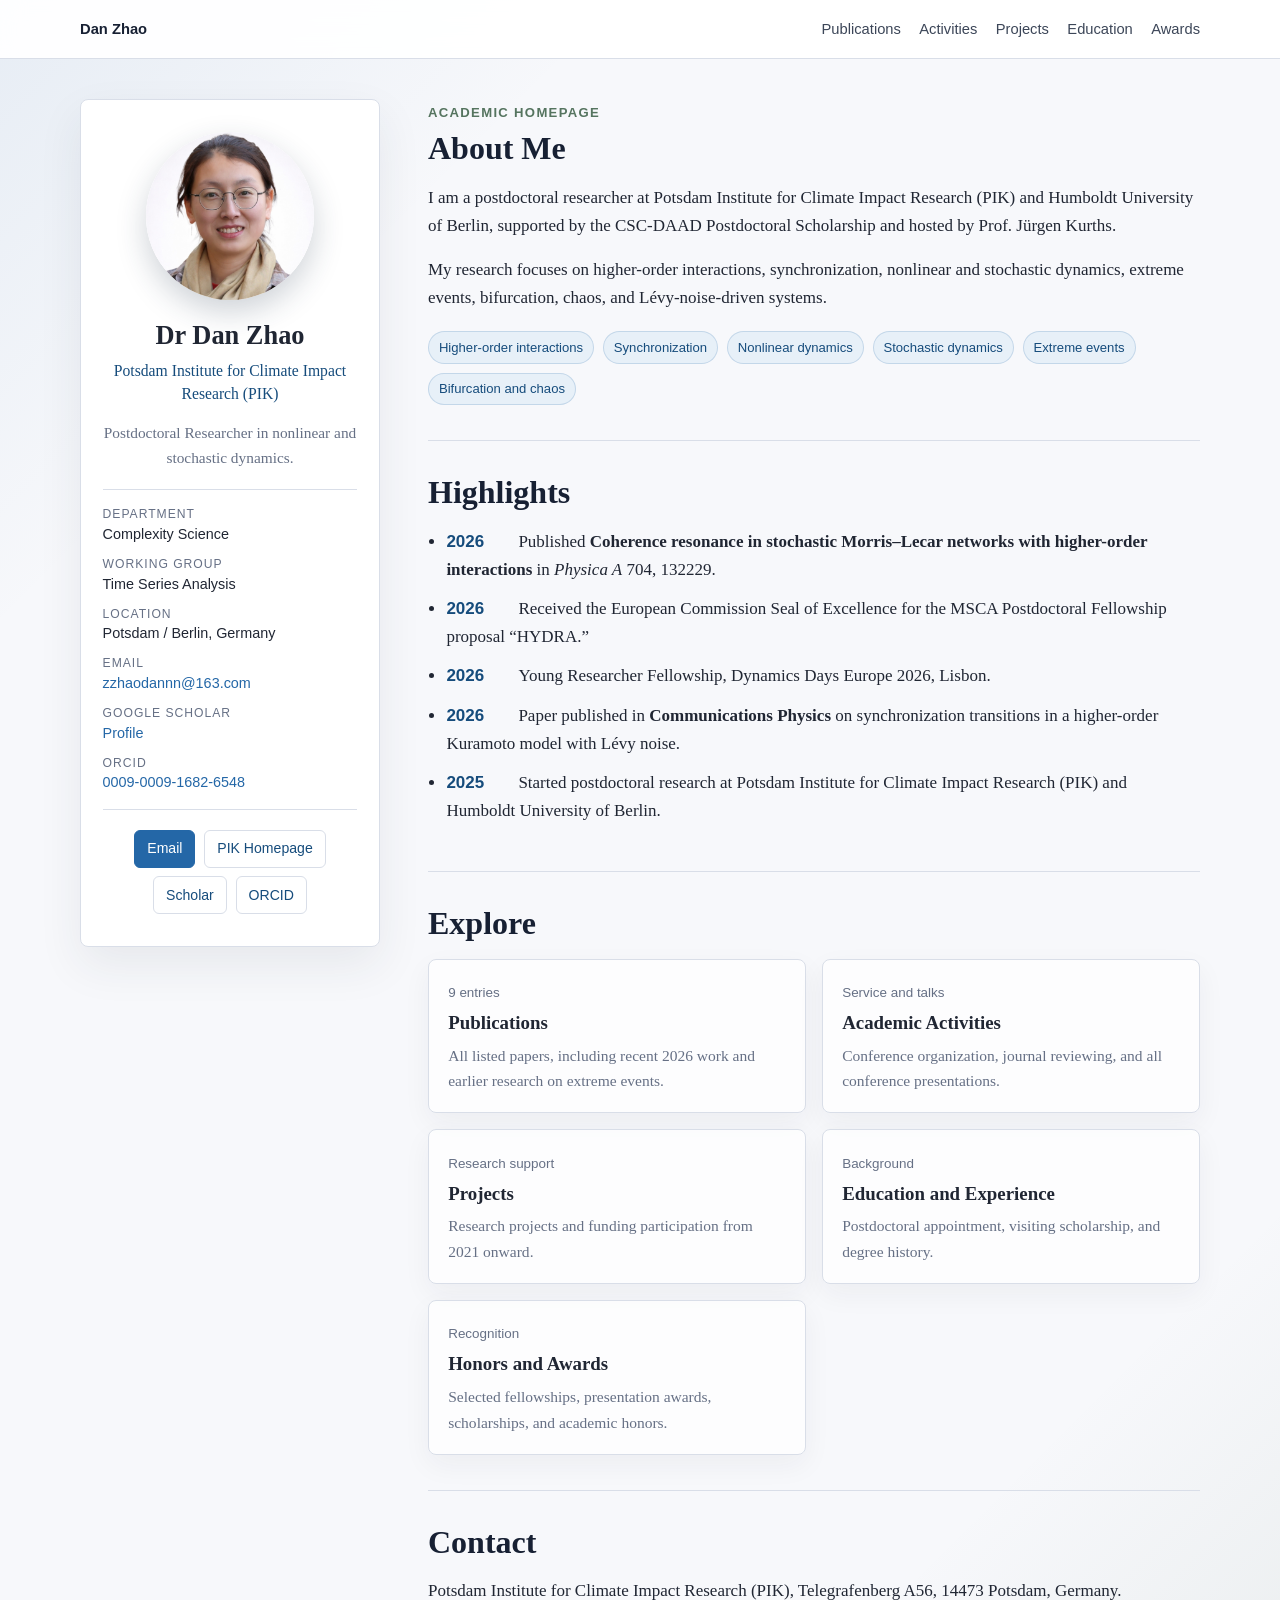
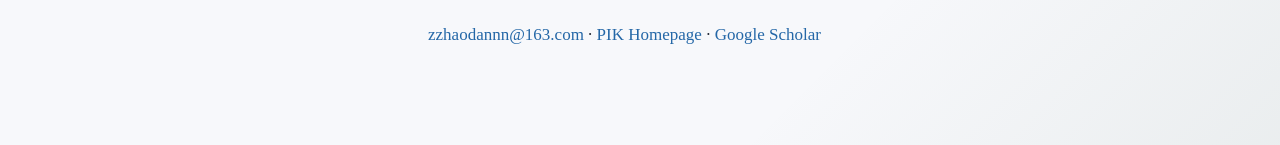
<file: index.html>
<!doctype html>
<html lang="en">
  <head>
    <meta charset="utf-8">
    <meta name="viewport" content="width=device-width, initial-scale=1">
    <title>Dan Zhao - Homepage</title>
    <meta name="description" content="Academic homepage of Dr Dan Zhao, Postdoctoral Researcher at Potsdam Institute for Climate Impact Research (PIK).">
    <!-- Google tag (gtag.js) -->
    <script async src="https://www.googletagmanager.com/gtag/js?id=G-YWG5JBXQRJ"></script>
    <script>
      window.dataLayer = window.dataLayer || [];
      function gtag(){dataLayer.push(arguments);}
      gtag('js', new Date());
      gtag('config', 'G-YWG5JBXQRJ');
    </script>
    <link rel="stylesheet" href="styles.css">
  </head>
  <body>
    <a class="skip-link" href="#main">Skip to content</a>

    <header class="site-header">
      <nav class="top-nav" aria-label="Primary navigation">
        <a class="brand" href="index.html">Dan Zhao</a>
        <a href="publications.html">Publications</a>
        <a href="activities.html">Activities</a>
        <a href="projects.html">Projects</a>
        <a href="education.html">Education</a>
        <a href="awards.html">Awards</a>
      </nav>
    </header>

    <main id="main" class="layout">
      <aside class="profile-card" aria-label="Profile summary">
        <img class="portrait" src="assets/profile-photo.jpg" alt="Portrait of Dan Zhao">
        <h1>Dr Dan Zhao</h1>
        <p class="affiliation">Potsdam Institute for Climate Impact Research (PIK)</p>
        <p class="role">Postdoctoral Researcher in nonlinear and stochastic dynamics.</p>

        <ul class="profile-list">
          <li><span class="marker">Department</span>Complexity Science</li>
          <li><span class="marker">Working Group</span>Time Series Analysis</li>
          <li><span class="marker">Location</span>Potsdam / Berlin, Germany</li>
          <li><span class="marker">Email</span><a href="mailto:zzhaodannn@163.com">zzhaodannn@163.com</a></li>
          <li><span class="marker">Google Scholar</span><a href="https://scholar.google.com/citations?user=maWzg04AAAAJ&amp;hl=en">Profile</a></li>
          <li><span class="marker">ORCID</span><a href="https://orcid.org/0009-0009-1682-6548">0009-0009-1682-6548</a></li>
        </ul>

        <div class="profile-actions">
          <a class="button primary" href="mailto:zzhaodannn@163.com">Email</a>
          <a class="button" href="https://www.pik-potsdam.de/members/danzhao/homepage">PIK Homepage</a>
          <a class="button" href="https://scholar.google.com/citations?user=maWzg04AAAAJ&amp;hl=en">Scholar</a>
          <a class="button" href="https://orcid.org/0009-0009-1682-6548">ORCID</a>
        </div>
      </aside>

      <article class="content">
        <section class="section hero-section">
          <p class="eyebrow">Academic Homepage</p>
          <h2>About Me</h2>
          <p>
            I am a postdoctoral researcher at Potsdam Institute for Climate Impact Research (PIK)
            and Humboldt University of Berlin, supported by the CSC-DAAD Postdoctoral Scholarship
            and hosted by Prof. Jürgen Kurths.
          </p>
          <p>
            My research focuses on higher-order interactions, synchronization, nonlinear and
            stochastic dynamics, extreme events, bifurcation, chaos, and Lévy-noise-driven systems.
          </p>
          <div class="tag-list" aria-label="Research interests">
            <span>Higher-order interactions</span>
            <span>Synchronization</span>
            <span>Nonlinear dynamics</span>
            <span>Stochastic dynamics</span>
            <span>Extreme events</span>
            <span>Bifurcation and chaos</span>
          </div>
        </section>

        <section class="section">
          <h2>Highlights</h2>
          <ul class="timeline">
            <li><time>2026</time><span>Published <strong>Coherence resonance in stochastic Morris–Lecar networks with higher-order interactions</strong> in <em>Physica A</em> 704, 132229.</span></li>
            <li><time>2026</time><span>Received the European Commission Seal of Excellence for the MSCA Postdoctoral Fellowship proposal “HYDRA.”</span></li>
            <li><time>2026</time><span>Young Researcher Fellowship, Dynamics Days Europe 2026, Lisbon.</span></li>
            <li><time>2026</time><span>Paper published in <strong>Communications Physics</strong> on synchronization transitions in a higher-order Kuramoto model with Lévy noise.</span></li>
            <li><time>2025</time><span>Started postdoctoral research at Potsdam Institute for Climate Impact Research (PIK) and Humboldt University of Berlin.</span></li>
          </ul>
        </section>

        <section class="section">
          <h2>Explore</h2>
          <div class="module-grid">
            <a class="module-card" href="publications.html">
              <span class="module-kicker">9 entries</span>
              <h3>Publications</h3>
              <p>All listed papers, including recent 2026 work and earlier research on extreme events.</p>
            </a>
            <a class="module-card" href="activities.html">
              <span class="module-kicker">Service and talks</span>
              <h3>Academic Activities</h3>
              <p>Conference organization, journal reviewing, and all conference presentations.</p>
            </a>
            <a class="module-card" href="projects.html">
              <span class="module-kicker">Research support</span>
              <h3>Projects</h3>
              <p>Research projects and funding participation from 2021 onward.</p>
            </a>
            <a class="module-card" href="education.html">
              <span class="module-kicker">Background</span>
              <h3>Education and Experience</h3>
              <p>Postdoctoral appointment, visiting scholarship, and degree history.</p>
            </a>
            <a class="module-card" href="awards.html">
              <span class="module-kicker">Recognition</span>
              <h3>Honors and Awards</h3>
              <p>Selected fellowships, presentation awards, scholarships, and academic honors.</p>
            </a>
          </div>
        </section>

        <section class="section contact-section">
          <h2>Contact</h2>
          <p>
            Potsdam Institute for Climate Impact Research (PIK), Telegrafenberg A56,
            14473 Potsdam, Germany.
          </p>
          <p>
            <a href="mailto:zzhaodannn@163.com">zzhaodannn@163.com</a>
            <span aria-hidden="true"> · </span>
            <a href="https://www.pik-potsdam.de/members/danzhao/homepage">PIK Homepage</a>
            <span aria-hidden="true"> · </span>
            <a href="https://scholar.google.com/citations?user=maWzg04AAAAJ&amp;hl=en">Google Scholar</a>
          </p>
        </section>
      </article>
    </main>
  </body>
</html>
</file>
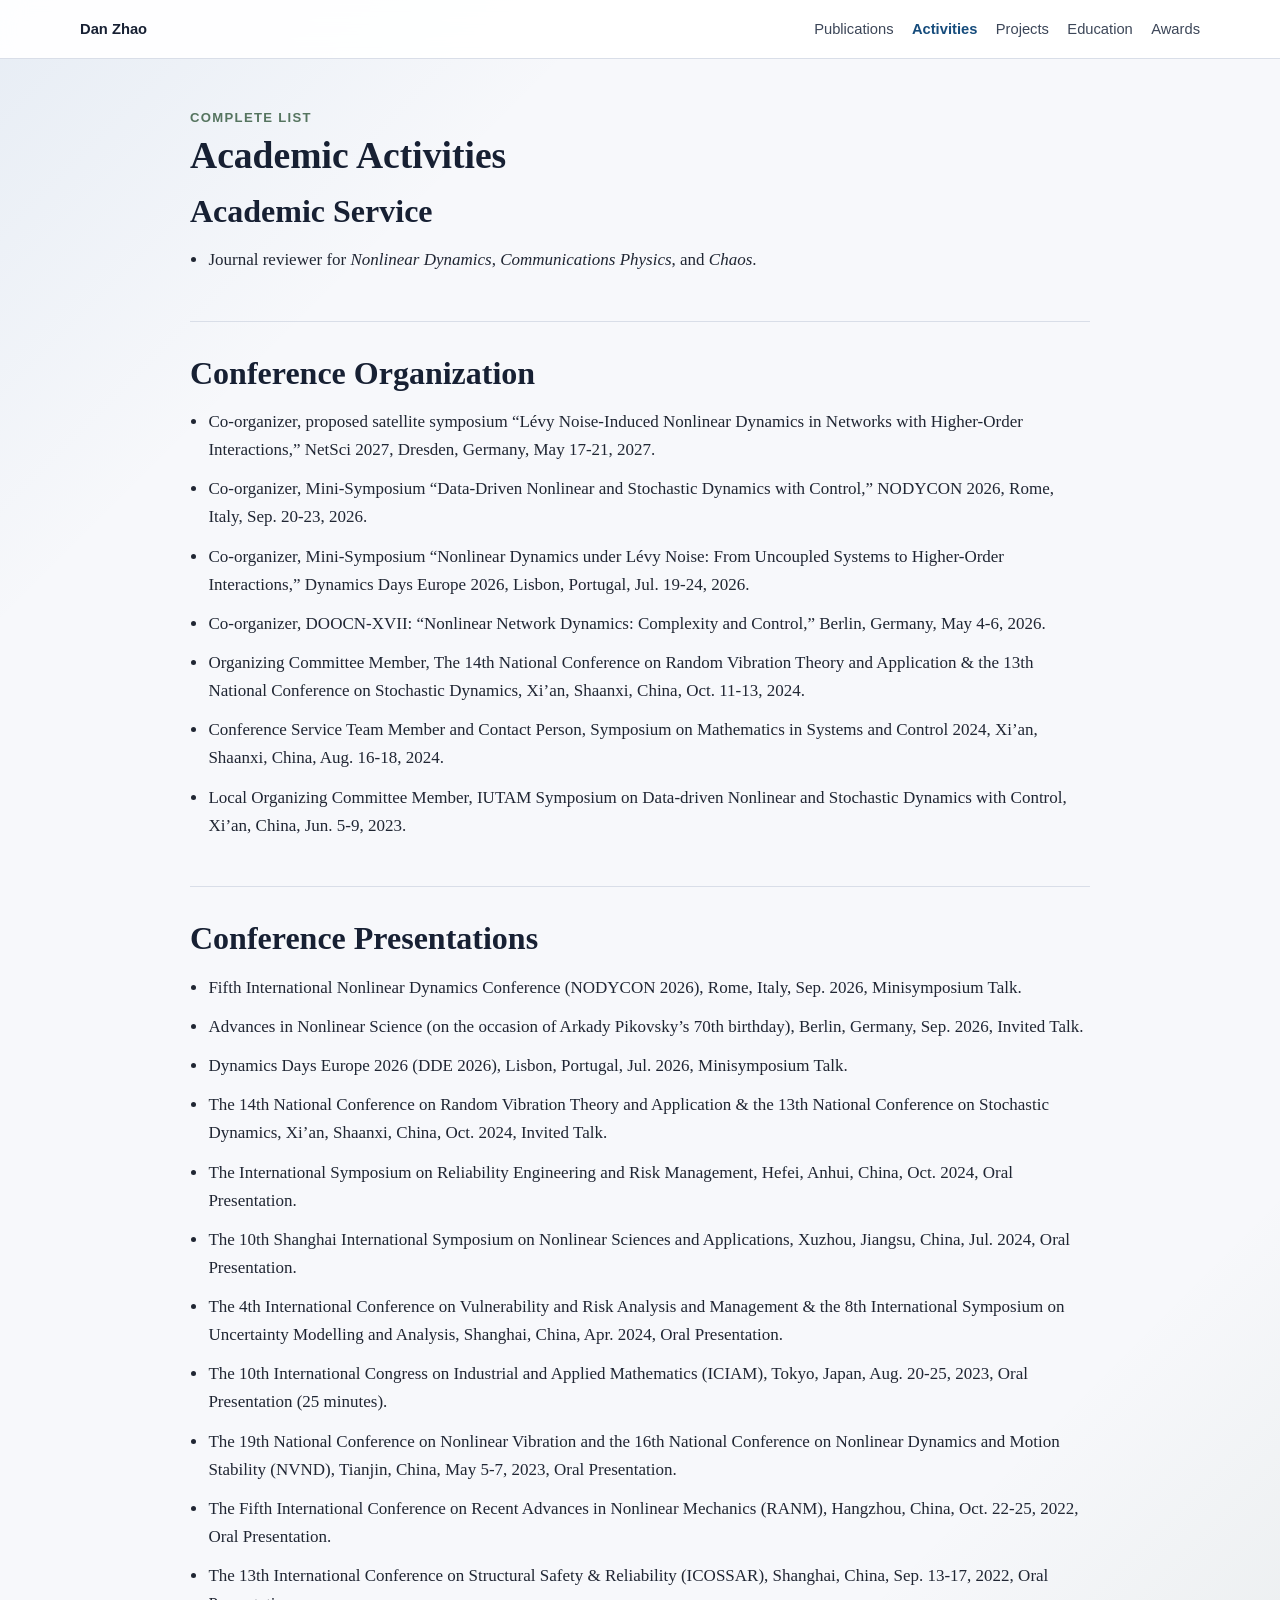
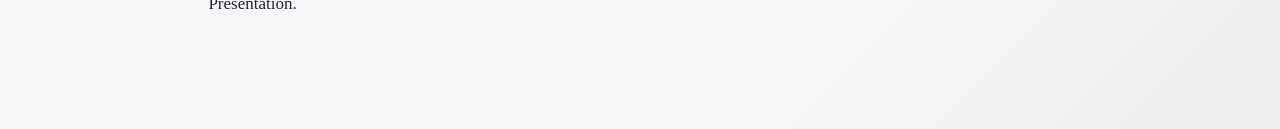
<file: activities.html>
<!doctype html>
<html lang="en">
  <head>
    <meta charset="utf-8">
    <meta name="viewport" content="width=device-width, initial-scale=1">
    <title>Academic Activities - Dan Zhao</title>
    <!-- Google tag (gtag.js) -->
    <script async src="https://www.googletagmanager.com/gtag/js?id=G-YWG5JBXQRJ"></script>
    <script>
      window.dataLayer = window.dataLayer || [];
      function gtag(){dataLayer.push(arguments);}
      gtag('js', new Date());
      gtag('config', 'G-YWG5JBXQRJ');
    </script>
    <link rel="stylesheet" href="styles.css">
  </head>
  <body>
    <header class="site-header">
      <nav class="top-nav" aria-label="Primary navigation">
        <a class="brand" href="index.html">Dan Zhao</a>
        <a href="publications.html">Publications</a>
        <a aria-current="page" href="activities.html">Activities</a>
        <a href="projects.html">Projects</a>
        <a href="education.html">Education</a>
        <a href="awards.html">Awards</a>
      </nav>
    </header>

    <main class="detail-page">
      <p class="eyebrow">Complete List</p>
      <h1>Academic Activities</h1>

      <section class="section">
        <h2>Academic Service</h2>
        <ul class="compact-list">
          <li>Journal reviewer for <em>Nonlinear Dynamics</em>, <em>Communications Physics</em>, and <em>Chaos</em>.</li>
        </ul>
      </section>

      <section class="section">
        <h2>Conference Organization</h2>
        <ul class="compact-list">
          <li>Co-organizer, proposed satellite symposium “Lévy Noise-Induced Nonlinear Dynamics in Networks with Higher-Order Interactions,” NetSci 2027, Dresden, Germany, May 17-21, 2027.</li>
          <li>Co-organizer, Mini-Symposium “Data-Driven Nonlinear and Stochastic Dynamics with Control,” NODYCON 2026, Rome, Italy, Sep. 20-23, 2026.</li>
          <li>Co-organizer, Mini-Symposium “Nonlinear Dynamics under Lévy Noise: From Uncoupled Systems to Higher-Order Interactions,” Dynamics Days Europe 2026, Lisbon, Portugal, Jul. 19-24, 2026.</li>
          <li>Co-organizer, DOOCN-XVII: “Nonlinear Network Dynamics: Complexity and Control,” Berlin, Germany, May 4-6, 2026.</li>
          <li>Organizing Committee Member, The 14th National Conference on Random Vibration Theory and Application & the 13th National Conference on Stochastic Dynamics, Xi’an, Shaanxi, China, Oct. 11-13, 2024.</li>
          <li>Conference Service Team Member and Contact Person, Symposium on Mathematics in Systems and Control 2024, Xi’an, Shaanxi, China, Aug. 16-18, 2024.</li>
          <li>Local Organizing Committee Member, IUTAM Symposium on Data-driven Nonlinear and Stochastic Dynamics with Control, Xi’an, China, Jun. 5-9, 2023.</li>
        </ul>
      </section>

      <section class="section">
        <h2>Conference Presentations</h2>
        <ul class="compact-list">
          <li>Fifth International Nonlinear Dynamics Conference (NODYCON 2026), Rome, Italy, Sep. 2026, Minisymposium Talk.</li>
          <li>Advances in Nonlinear Science (on the occasion of Arkady Pikovsky’s 70th birthday), Berlin, Germany, Sep. 2026, Invited Talk.</li>
          <li>Dynamics Days Europe 2026 (DDE 2026), Lisbon, Portugal, Jul. 2026, Minisymposium Talk.</li>
          <li>The 14th National Conference on Random Vibration Theory and Application & the 13th National Conference on Stochastic Dynamics, Xi’an, Shaanxi, China, Oct. 2024, Invited Talk.</li>
          <li>The International Symposium on Reliability Engineering and Risk Management, Hefei, Anhui, China, Oct. 2024, Oral Presentation.</li>
          <li>The 10th Shanghai International Symposium on Nonlinear Sciences and Applications, Xuzhou, Jiangsu, China, Jul. 2024, Oral Presentation.</li>
          <li>The 4th International Conference on Vulnerability and Risk Analysis and Management & the 8th International Symposium on Uncertainty Modelling and Analysis, Shanghai, China, Apr. 2024, Oral Presentation.</li>
          <li>The 10th International Congress on Industrial and Applied Mathematics (ICIAM), Tokyo, Japan, Aug. 20-25, 2023, Oral Presentation (25 minutes).</li>
          <li>The 19th National Conference on Nonlinear Vibration and the 16th National Conference on Nonlinear Dynamics and Motion Stability (NVND), Tianjin, China, May 5-7, 2023, Oral Presentation.</li>
          <li>The Fifth International Conference on Recent Advances in Nonlinear Mechanics (RANM), Hangzhou, China, Oct. 22-25, 2022, Oral Presentation.</li>
          <li>The 13th International Conference on Structural Safety & Reliability (ICOSSAR), Shanghai, China, Sep. 13-17, 2022, Oral Presentation.</li>
        </ul>
      </section>
    </main>
  </body>
</html>
</file>
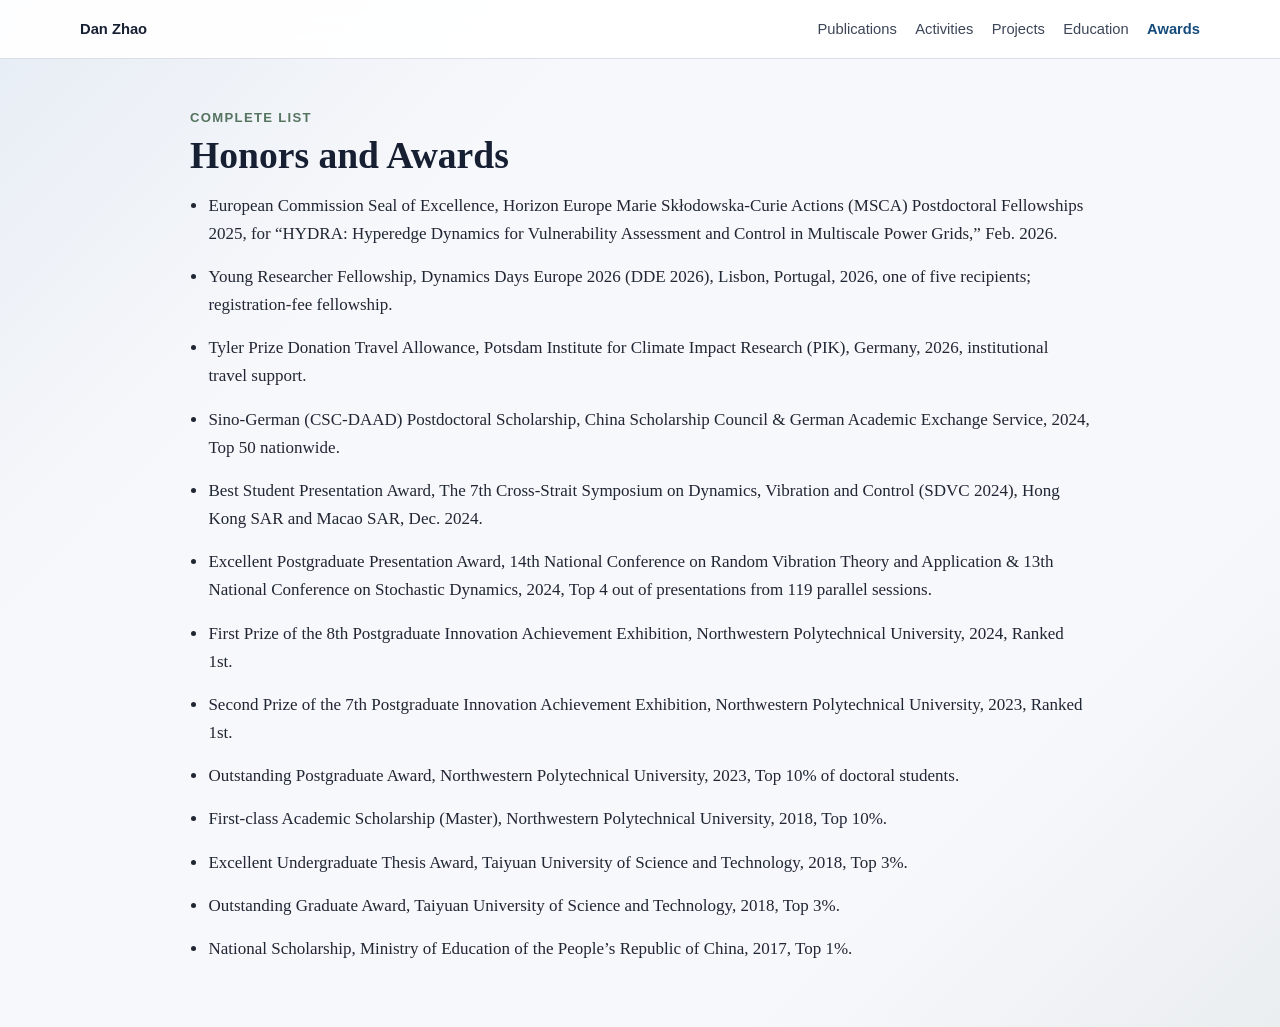
<file: awards.html>
<!doctype html>
<html lang="en">
  <head>
    <meta charset="utf-8">
    <meta name="viewport" content="width=device-width, initial-scale=1">
    <title>Honors and Awards - Dan Zhao</title>
    <!-- Google tag (gtag.js) -->
    <script async src="https://www.googletagmanager.com/gtag/js?id=G-YWG5JBXQRJ"></script>
    <script>
      window.dataLayer = window.dataLayer || [];
      function gtag(){dataLayer.push(arguments);}
      gtag('js', new Date());
      gtag('config', 'G-YWG5JBXQRJ');
    </script>
    <link rel="stylesheet" href="styles.css">
  </head>
  <body>
    <header class="site-header">
      <nav class="top-nav" aria-label="Primary navigation">
        <a class="brand" href="index.html">Dan Zhao</a>
        <a href="publications.html">Publications</a>
        <a href="activities.html">Activities</a>
        <a href="projects.html">Projects</a>
        <a href="education.html">Education</a>
        <a aria-current="page" href="awards.html">Awards</a>
      </nav>
    </header>

    <main class="detail-page">
      <p class="eyebrow">Complete List</p>
      <h1>Honors and Awards</h1>
      <ul class="compact-list large-list">
        <li>European Commission Seal of Excellence, Horizon Europe Marie Skłodowska-Curie Actions (MSCA) Postdoctoral Fellowships 2025, for “HYDRA: Hyperedge Dynamics for Vulnerability Assessment and Control in Multiscale Power Grids,” Feb. 2026.</li>
        <li>Young Researcher Fellowship, Dynamics Days Europe 2026 (DDE 2026), Lisbon, Portugal, 2026, one of five recipients; registration-fee fellowship.</li>
        <li>Tyler Prize Donation Travel Allowance, Potsdam Institute for Climate Impact Research (PIK), Germany, 2026, institutional travel support.</li>
        <li>Sino-German (CSC-DAAD) Postdoctoral Scholarship, China Scholarship Council & German Academic Exchange Service, 2024, Top 50 nationwide.</li>
        <li>Best Student Presentation Award, The 7th Cross-Strait Symposium on Dynamics, Vibration and Control (SDVC 2024), Hong Kong SAR and Macao SAR, Dec. 2024.</li>
        <li>Excellent Postgraduate Presentation Award, 14th National Conference on Random Vibration Theory and Application & 13th National Conference on Stochastic Dynamics, 2024, Top 4 out of presentations from 119 parallel sessions.</li>
        <li>First Prize of the 8th Postgraduate Innovation Achievement Exhibition, Northwestern Polytechnical University, 2024, Ranked 1st.</li>
        <li>Second Prize of the 7th Postgraduate Innovation Achievement Exhibition, Northwestern Polytechnical University, 2023, Ranked 1st.</li>
        <li>Outstanding Postgraduate Award, Northwestern Polytechnical University, 2023, Top 10% of doctoral students.</li>
        <li>First-class Academic Scholarship (Master), Northwestern Polytechnical University, 2018, Top 10%.</li>
        <li>Excellent Undergraduate Thesis Award, Taiyuan University of Science and Technology, 2018, Top 3%.</li>
        <li>Outstanding Graduate Award, Taiyuan University of Science and Technology, 2018, Top 3%.</li>
        <li>National Scholarship, Ministry of Education of the People’s Republic of China, 2017, Top 1%.</li>
      </ul>
    </main>
  </body>
</html>
</file>
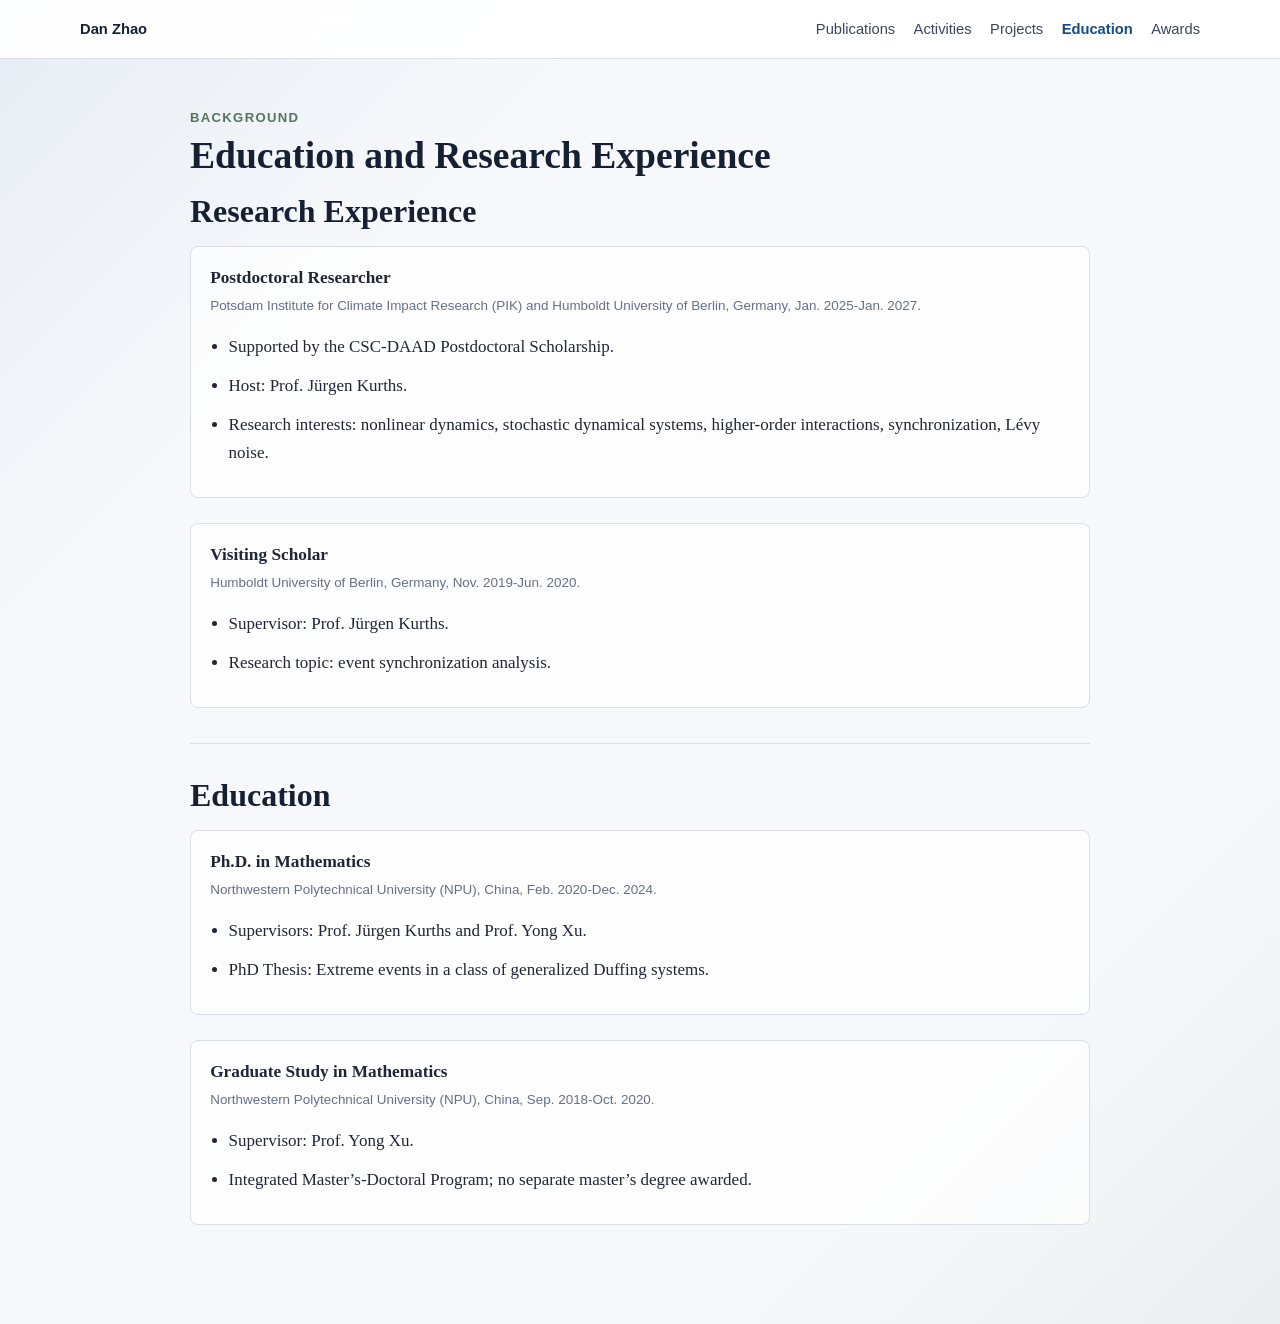
<file: education.html>
<!doctype html>
<html lang="en">
  <head>
    <meta charset="utf-8">
    <meta name="viewport" content="width=device-width, initial-scale=1">
    <title>Education and Experience - Dan Zhao</title>
    <!-- Google tag (gtag.js) -->
    <script async src="https://www.googletagmanager.com/gtag/js?id=G-YWG5JBXQRJ"></script>
    <script>
      window.dataLayer = window.dataLayer || [];
      function gtag(){dataLayer.push(arguments);}
      gtag('js', new Date());
      gtag('config', 'G-YWG5JBXQRJ');
    </script>
    <link rel="stylesheet" href="styles.css">
  </head>
  <body>
    <header class="site-header">
      <nav class="top-nav" aria-label="Primary navigation">
        <a class="brand" href="index.html">Dan Zhao</a>
        <a href="publications.html">Publications</a>
        <a href="activities.html">Activities</a>
        <a href="projects.html">Projects</a>
        <a aria-current="page" href="education.html">Education</a>
        <a href="awards.html">Awards</a>
      </nav>
    </header>

    <main class="detail-page">
      <p class="eyebrow">Background</p>
      <h1>Education and Research Experience</h1>

      <section class="section">
        <h2>Research Experience</h2>
        <div class="entry">
          <h3>Postdoctoral Researcher</h3>
          <p class="meta">Potsdam Institute for Climate Impact Research (PIK) and Humboldt University of Berlin, Germany, Jan. 2025-Jan. 2027.</p>
          <ul class="compact-list">
            <li>Supported by the CSC-DAAD Postdoctoral Scholarship.</li>
            <li>Host: Prof. Jürgen Kurths.</li>
            <li>Research interests: nonlinear dynamics, stochastic dynamical systems, higher-order interactions, synchronization, Lévy noise.</li>
          </ul>
        </div>
        <div class="entry">
          <h3>Visiting Scholar</h3>
          <p class="meta">Humboldt University of Berlin, Germany, Nov. 2019-Jun. 2020.</p>
          <ul class="compact-list">
            <li>Supervisor: Prof. Jürgen Kurths.</li>
            <li>Research topic: event synchronization analysis.</li>
          </ul>
        </div>
      </section>

      <section class="section">
        <h2>Education</h2>
        <div class="entry">
          <h3>Ph.D. in Mathematics</h3>
          <p class="meta">Northwestern Polytechnical University (NPU), China, Feb. 2020-Dec. 2024.</p>
          <ul class="compact-list">
            <li>Supervisors: Prof. Jürgen Kurths and Prof. Yong Xu.</li>
            <li>PhD Thesis: Extreme events in a class of generalized Duffing systems.</li>
          </ul>
        </div>
        <div class="entry">
          <h3>Graduate Study in Mathematics</h3>
          <p class="meta">Northwestern Polytechnical University (NPU), China, Sep. 2018-Oct. 2020.</p>
          <ul class="compact-list">
            <li>Supervisor: Prof. Yong Xu.</li>
            <li>Integrated Master’s-Doctoral Program; no separate master’s degree awarded.</li>
          </ul>
        </div>
      </section>
    </main>
  </body>
</html>
</file>
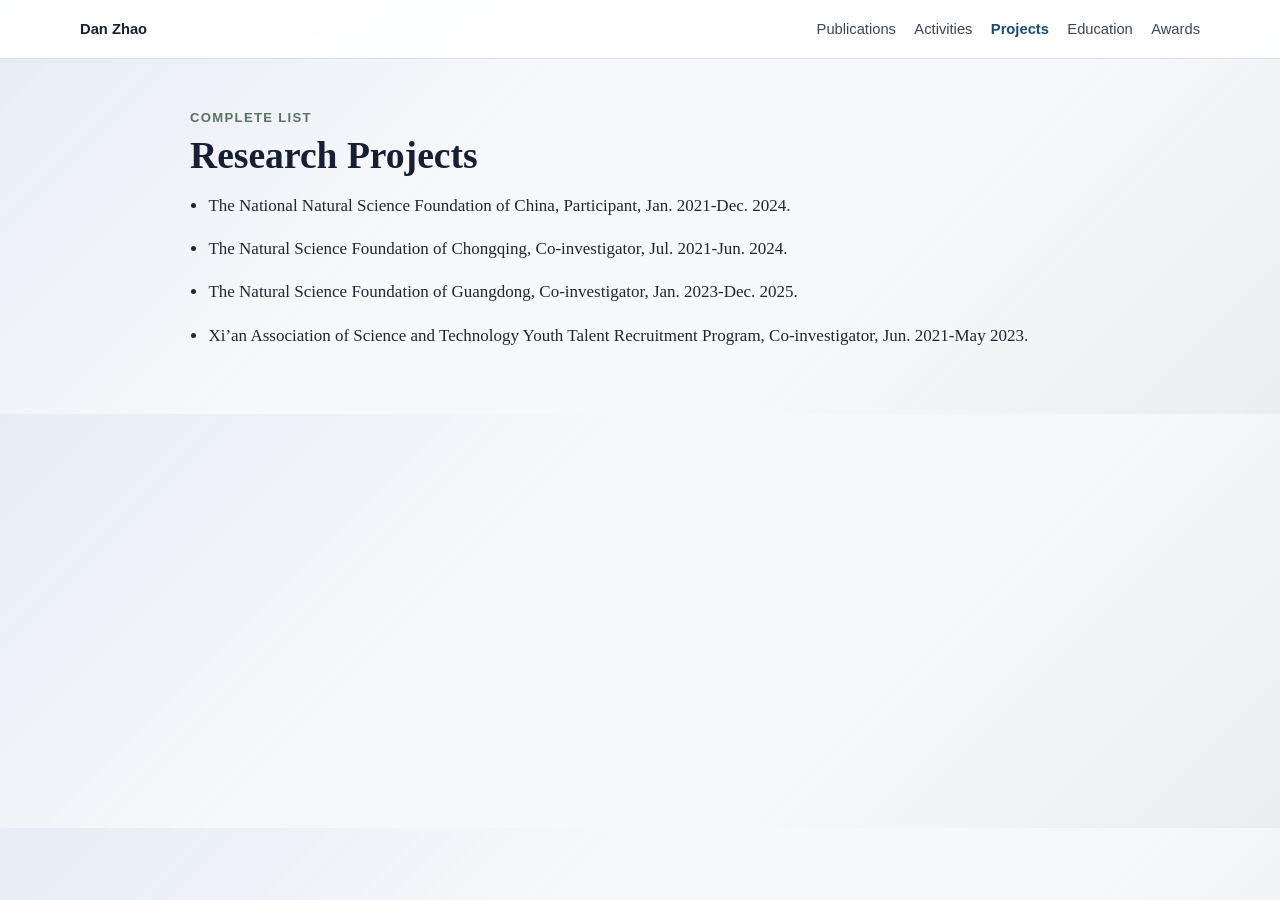
<file: projects.html>
<!doctype html>
<html lang="en">
  <head>
    <meta charset="utf-8">
    <meta name="viewport" content="width=device-width, initial-scale=1">
    <title>Projects - Dan Zhao</title>
    <!-- Google tag (gtag.js) -->
    <script async src="https://www.googletagmanager.com/gtag/js?id=G-YWG5JBXQRJ"></script>
    <script>
      window.dataLayer = window.dataLayer || [];
      function gtag(){dataLayer.push(arguments);}
      gtag('js', new Date());
      gtag('config', 'G-YWG5JBXQRJ');
    </script>
    <link rel="stylesheet" href="styles.css">
  </head>
  <body>
    <header class="site-header">
      <nav class="top-nav" aria-label="Primary navigation">
        <a class="brand" href="index.html">Dan Zhao</a>
        <a href="publications.html">Publications</a>
        <a href="activities.html">Activities</a>
        <a aria-current="page" href="projects.html">Projects</a>
        <a href="education.html">Education</a>
        <a href="awards.html">Awards</a>
      </nav>
    </header>

    <main class="detail-page">
      <p class="eyebrow">Complete List</p>
      <h1>Research Projects</h1>
      <ul class="compact-list large-list">
        <li>The National Natural Science Foundation of China, Participant, Jan. 2021-Dec. 2024.</li>
        <li>The Natural Science Foundation of Chongqing, Co-investigator, Jul. 2021-Jun. 2024.</li>
        <li>The Natural Science Foundation of Guangdong, Co-investigator, Jan. 2023-Dec. 2025.</li>
        <li>Xi’an Association of Science and Technology Youth Talent Recruitment Program, Co-investigator, Jun. 2021-May 2023.</li>
      </ul>
    </main>
  </body>
</html>
</file>
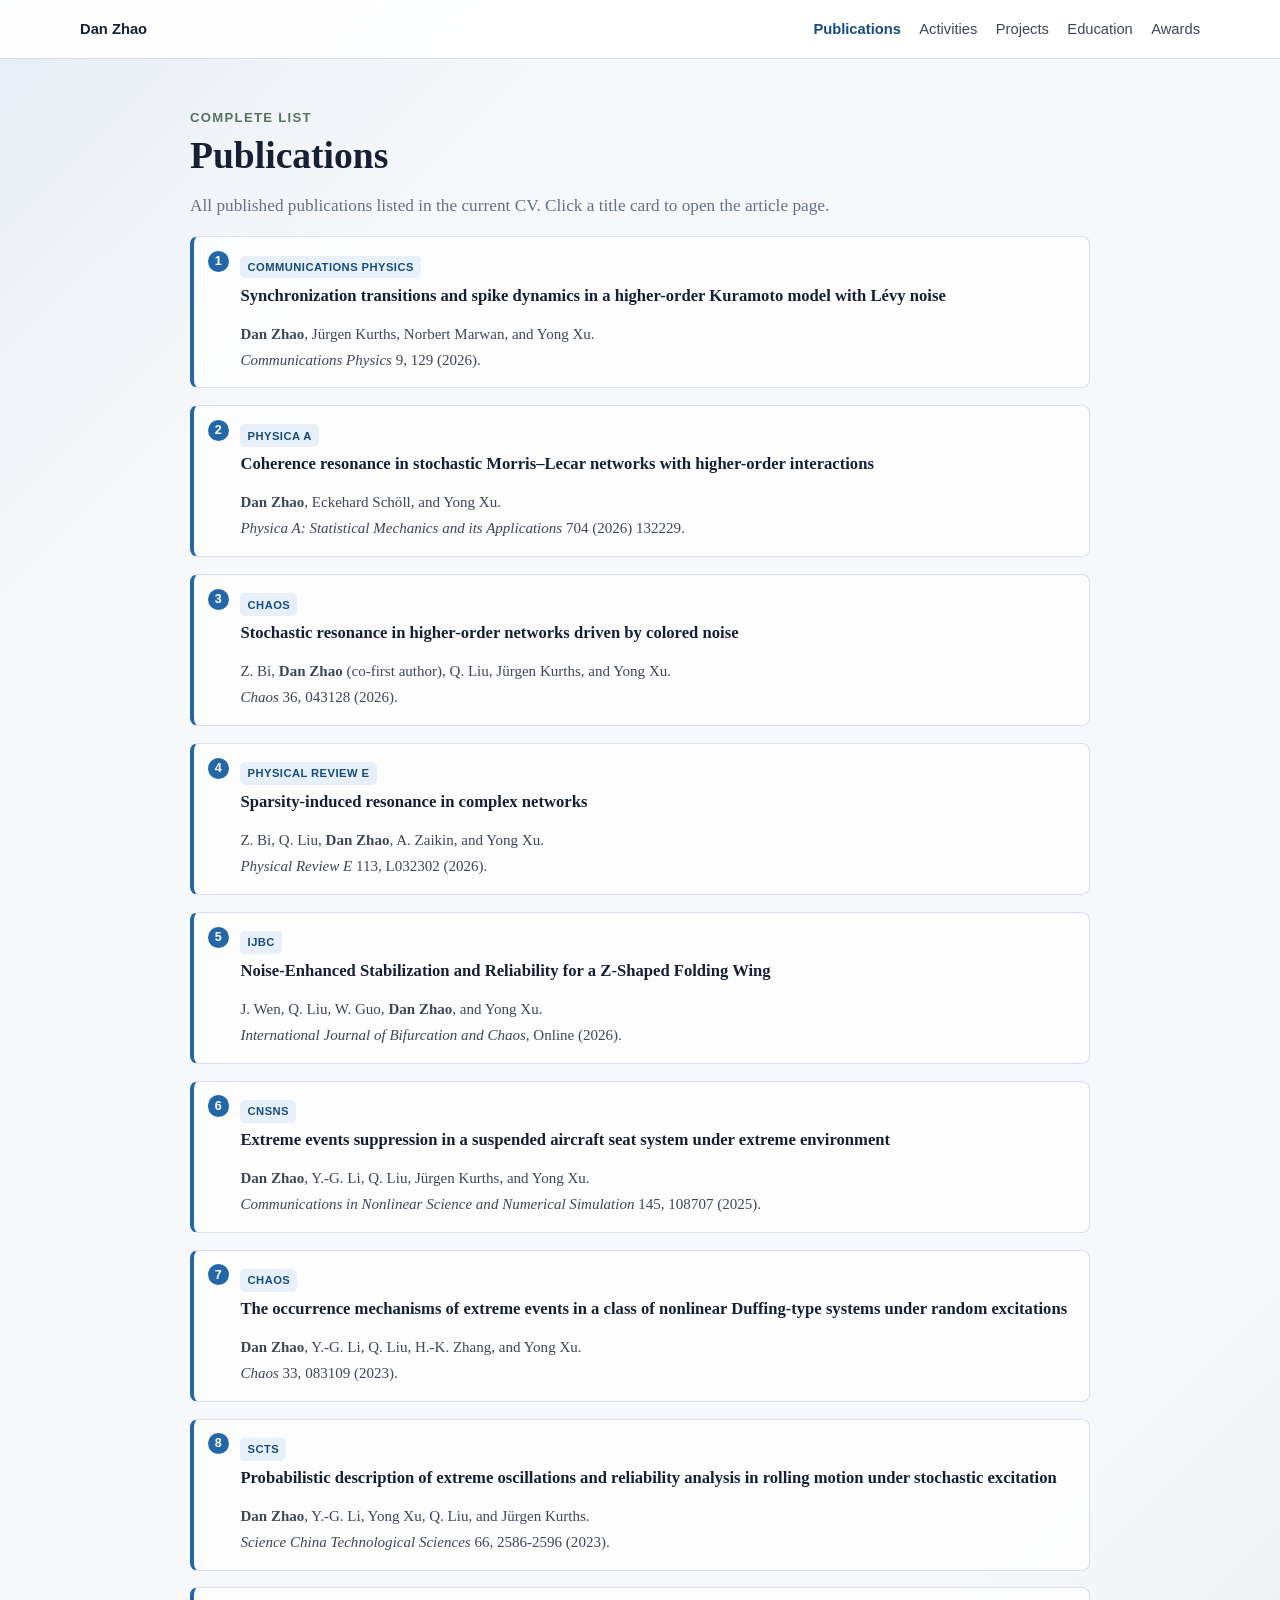
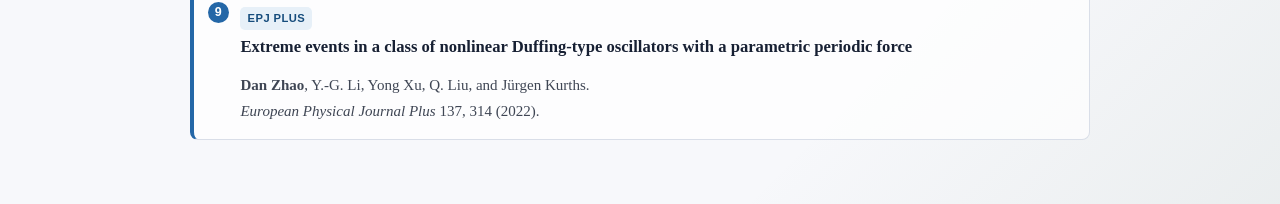
<file: publications.html>
<!doctype html>
<html lang="en">
  <head>
    <meta charset="utf-8">
    <meta name="viewport" content="width=device-width, initial-scale=1">
    <title>Publications - Dan Zhao</title>
    <!-- Google tag (gtag.js) -->
    <script async src="https://www.googletagmanager.com/gtag/js?id=G-YWG5JBXQRJ"></script>
    <script>
      window.dataLayer = window.dataLayer || [];
      function gtag(){dataLayer.push(arguments);}
      gtag('js', new Date());
      gtag('config', 'G-YWG5JBXQRJ');
    </script>
    <link rel="stylesheet" href="styles.css">
  </head>
  <body>
    <header class="site-header">
      <nav class="top-nav" aria-label="Primary navigation">
        <a class="brand" href="index.html">Dan Zhao</a>
        <a aria-current="page" href="publications.html">Publications</a>
        <a href="activities.html">Activities</a>
        <a href="projects.html">Projects</a>
        <a href="education.html">Education</a>
        <a href="awards.html">Awards</a>
      </nav>
    </header>

    <main class="detail-page">
      <p class="eyebrow">Complete List</p>
      <h1>Publications</h1>
      <p class="lead">All published publications listed in the current CV. Click a title card to open the article page.</p>

      <div class="publication-list numbered">
        <a class="publication publication-link" href="https://www.nature.com/articles/s42005-026-02560-4">
          <span class="venue">Communications Physics</span>
          <h2>Synchronization transitions and spike dynamics in a higher-order Kuramoto model with Lévy noise</h2>
          <p><strong>Dan Zhao</strong>, Jürgen Kurths, Norbert Marwan, and Yong Xu.</p>
          <p><em>Communications Physics</em> 9, 129 (2026).</p>
        </a>
        <a class="publication publication-link" href="https://doi.org/10.1016/j.physa.2026.132229">
          <span class="venue">Physica A</span>
          <h2>Coherence resonance in stochastic Morris–Lecar networks with higher-order interactions</h2>
          <p><strong>Dan Zhao</strong>, Eckehard Schöll, and Yong Xu.</p>
          <p><em>Physica A: Statistical Mechanics and its Applications</em> 704 (2026) 132229.</p>
        </a>
        <a class="publication publication-link" href="https://pubs.aip.org/aip/cha/article/36/4/043128/3387538/Stochastic-resonance-in-higher-order-networks">
          <span class="venue">Chaos</span>
          <h2>Stochastic resonance in higher-order networks driven by colored noise</h2>
          <p>Z. Bi, <strong>Dan Zhao</strong> (co-first author), Q. Liu, Jürgen Kurths, and Yong Xu.</p>
          <p><em>Chaos</em> 36, 043128 (2026).</p>
        </a>
        <a class="publication publication-link" href="https://journals.aps.org/pre/abstract/10.1103/f14l-5ls7">
          <span class="venue">Physical Review E</span>
          <h2>Sparsity-induced resonance in complex networks</h2>
          <p>Z. Bi, Q. Liu, <strong>Dan Zhao</strong>, A. Zaikin, and Yong Xu.</p>
          <p><em>Physical Review E</em> 113, L032302 (2026).</p>
        </a>
        <a class="publication publication-link" href="https://doi.org/10.1142/S0218127426501075">
          <span class="venue">IJBC</span>
          <h2>Noise-Enhanced Stabilization and Reliability for a Z-Shaped Folding Wing</h2>
          <p>J. Wen, Q. Liu, W. Guo, <strong>Dan Zhao</strong>, and Yong Xu.</p>
          <p><em>International Journal of Bifurcation and Chaos</em>, Online (2026).</p>
        </a>
        <a class="publication publication-link" href="https://www.sciencedirect.com/science/article/abs/pii/S1007570425001182">
          <span class="venue">CNSNS</span>
          <h2>Extreme events suppression in a suspended aircraft seat system under extreme environment</h2>
          <p><strong>Dan Zhao</strong>, Y.-G. Li, Q. Liu, Jürgen Kurths, and Yong Xu.</p>
          <p><em>Communications in Nonlinear Science and Numerical Simulation</em> 145, 108707 (2025).</p>
        </a>
        <a class="publication publication-link" href="https://doi.org/10.1063/5.0156492">
          <span class="venue">Chaos</span>
          <h2>The occurrence mechanisms of extreme events in a class of nonlinear Duffing-type systems under random excitations</h2>
          <p><strong>Dan Zhao</strong>, Y.-G. Li, Q. Liu, H.-K. Zhang, and Yong Xu.</p>
          <p><em>Chaos</em> 33, 083109 (2023).</p>
        </a>
        <a class="publication publication-link" href="https://doi.org/10.1007/s11431-022-2388-4">
          <span class="venue">SCTS</span>
          <h2>Probabilistic description of extreme oscillations and reliability analysis in rolling motion under stochastic excitation</h2>
          <p><strong>Dan Zhao</strong>, Y.-G. Li, Yong Xu, Q. Liu, and Jürgen Kurths.</p>
          <p><em>Science China Technological Sciences</em> 66, 2586-2596 (2023).</p>
        </a>
        <a class="publication publication-link" href="https://link.springer.com/article/10.1140/epjp/s13360-022-02530-z">
          <span class="venue">EPJ Plus</span>
          <h2>Extreme events in a class of nonlinear Duffing-type oscillators with a parametric periodic force</h2>
          <p><strong>Dan Zhao</strong>, Y.-G. Li, Yong Xu, Q. Liu, and Jürgen Kurths.</p>
          <p><em>European Physical Journal Plus</em> 137, 314 (2022).</p>
        </a>
      </div>
    </main>
  </body>
</html>
</file>
<file: styles.css>
:root {
  --bg: #f7f8fb;
  --paper: #ffffff;
  --ink: #202633;
  --muted: #667085;
  --line: #d9dee8;
  --accent: #2467a7;
  --accent-dark: #164c7c;
  --accent-soft: #e7f0f8;
  --green: #55745f;
  --shadow: 0 18px 45px rgba(34, 45, 65, 0.08);
}

* {
  box-sizing: border-box;
}

html {
  scroll-behavior: smooth;
}

body {
  margin: 0;
  color: var(--ink);
  background:
    linear-gradient(135deg, rgba(36, 103, 167, 0.08), transparent 28rem),
    linear-gradient(315deg, rgba(85, 116, 95, 0.08), transparent 24rem),
    var(--bg);
  font-family: Georgia, "Times New Roman", serif;
  font-size: 17px;
  line-height: 1.65;
}

a {
  color: var(--accent);
  text-decoration: none;
}

a:hover,
a:focus-visible {
  color: var(--accent-dark);
  text-decoration: underline;
}

.skip-link {
  position: absolute;
  left: 1rem;
  top: -4rem;
  z-index: 10;
  padding: 0.55rem 0.8rem;
  background: var(--ink);
  color: #fff;
  border-radius: 6px;
}

.skip-link:focus {
  top: 1rem;
}

.site-header {
  position: sticky;
  top: 0;
  z-index: 5;
  background: rgba(255, 255, 255, 0.92);
  border-bottom: 1px solid var(--line);
  backdrop-filter: blur(12px);
}

.top-nav {
  width: min(1120px, calc(100% - 2rem));
  min-height: 58px;
  margin: 0 auto;
  display: flex;
  align-items: center;
  justify-content: center;
  gap: 1.15rem;
  flex-wrap: wrap;
  font-family: Arial, Helvetica, sans-serif;
  font-size: 0.92rem;
}

.top-nav a {
  color: #3c4658;
  white-space: nowrap;
}

.top-nav .brand {
  margin-right: auto;
  color: #172033;
  font-weight: 700;
}

.top-nav a[aria-current="page"] {
  color: var(--accent-dark);
  font-weight: 700;
}

.layout {
  width: min(1120px, calc(100% - 2rem));
  margin: 2.5rem auto 4rem;
  display: grid;
  grid-template-columns: 300px minmax(0, 1fr);
  gap: 3rem;
  align-items: start;
}

.profile-card {
  position: sticky;
  top: 5rem;
  padding: 2rem 1.35rem;
  background: var(--paper);
  border: 1px solid var(--line);
  border-radius: 8px;
  box-shadow: var(--shadow);
  text-align: center;
}

.portrait {
  width: 168px;
  aspect-ratio: 1;
  margin: 0 auto 1.25rem;
  border-radius: 50%;
  display: block;
  object-fit: cover;
  box-shadow: inset 0 0 0 8px rgba(255, 255, 255, 0.65), 0 12px 30px rgba(36, 54, 79, 0.22);
}

.profile-card h1 {
  margin: 0;
  font-size: 1.65rem;
  line-height: 1.2;
}

.affiliation {
  margin: 0.55rem 0 0;
  color: var(--accent-dark);
  font-size: 0.98rem;
  line-height: 1.45;
}

.role {
  margin: 0.85rem 0 1.2rem;
  color: var(--muted);
  font-size: 0.96rem;
}

.profile-list {
  margin: 0;
  padding: 1rem 0;
  list-style: none;
  border-top: 1px solid var(--line);
  border-bottom: 1px solid var(--line);
  text-align: left;
  font-family: Arial, Helvetica, sans-serif;
  font-size: 0.9rem;
  line-height: 1.45;
}

.profile-list li + li {
  margin-top: 0.7rem;
}

.marker {
  display: block;
  color: var(--muted);
  font-size: 0.76rem;
  text-transform: uppercase;
  letter-spacing: 0.08em;
}

.profile-actions {
  display: flex;
  gap: 0.55rem;
  justify-content: center;
  flex-wrap: wrap;
  margin-top: 1.2rem;
}

.button {
  display: inline-flex;
  align-items: center;
  justify-content: center;
  min-height: 36px;
  padding: 0.4rem 0.75rem;
  border: 1px solid var(--line);
  border-radius: 6px;
  background: #fff;
  color: var(--accent-dark);
  font-family: Arial, Helvetica, sans-serif;
  font-size: 0.88rem;
  text-decoration: none;
}

.button.primary {
  background: var(--accent);
  color: #fff;
  border-color: var(--accent);
}

.button:hover,
.button:focus-visible {
  text-decoration: none;
  transform: translateY(-1px);
}

.content {
  min-width: 0;
}

.section {
  padding: 0 0 2.2rem;
  margin-bottom: 2rem;
  border-bottom: 1px solid var(--line);
}

.section:first-child {
  padding-top: 0.2rem;
}

.section:last-child {
  border-bottom: 0;
}

.hero-section {
  padding-top: 0.2rem;
}

.eyebrow {
  margin: 0 0 0.35rem;
  color: var(--green);
  font-family: Arial, Helvetica, sans-serif;
  font-size: 0.82rem;
  font-weight: 700;
  letter-spacing: 0.1em;
  text-transform: uppercase;
}

h2 {
  margin: 0 0 1rem;
  padding-top: 4.5rem;
  margin-top: -4.5rem;
  color: #172033;
  font-size: 2rem;
  line-height: 1.2;
}

.detail-page h1 {
  margin: 0 0 0.9rem;
  color: #172033;
  font-size: 2.35rem;
  line-height: 1.15;
}

.detail-page h2,
.publication h2 {
  padding-top: 0;
  margin-top: 0;
}

h3 {
  margin: 0 0 0.35rem;
  font-size: 1.08rem;
  line-height: 1.35;
}

p {
  margin: 0 0 1rem;
}

.timeline,
.compact-list {
  margin: 0;
  padding-left: 1.15rem;
}

.timeline li,
.compact-list li {
  margin-bottom: 0.7rem;
}

.timeline time {
  display: inline-block;
  min-width: 4.5rem;
  color: var(--accent-dark);
  font-family: Arial, Helvetica, sans-serif;
  font-weight: 700;
}

.publication-list {
  display: grid;
  gap: 1.05rem;
}

.publication-list.numbered {
  counter-reset: pubs;
}

.publication {
  position: relative;
  padding: 1.15rem 1.2rem 1rem 1.45rem;
  background: rgba(255, 255, 255, 0.72);
  border: 1px solid var(--line);
  border-left: 4px solid var(--accent);
  border-radius: 8px;
}

.publication-list.numbered .publication {
  counter-increment: pubs;
  padding: 0.9rem 1rem 0.8rem 2.9rem;
}

.publication-list.numbered .publication::before {
  content: counter(pubs);
  position: absolute;
  left: 0.85rem;
  top: 0.85rem;
  width: 1.32rem;
  height: 1.32rem;
  display: grid;
  place-items: center;
  border-radius: 50%;
  background: var(--accent);
  color: #fff;
  font-family: Arial, Helvetica, sans-serif;
  font-size: 0.78rem;
  font-weight: 700;
}

.publication-link {
  color: var(--ink);
  text-decoration: none;
}

.publication-link:hover,
.publication-link:focus-visible {
  color: var(--ink);
  text-decoration: none;
  transform: translateY(-1px);
  box-shadow: 0 12px 28px rgba(34, 45, 65, 0.08);
}

.publication h2 {
  font-size: 1.04rem;
  line-height: 1.32;
}

.publication p {
  margin-bottom: 0.22rem;
  color: #3f4654;
  font-size: 0.94rem;
  line-height: 1.5;
}

.venue {
  display: inline-flex;
  margin-bottom: 0.38rem;
  padding: 0.14rem 0.45rem;
  border-radius: 5px;
  background: var(--accent-soft);
  color: var(--accent-dark);
  font-family: Arial, Helvetica, sans-serif;
  font-size: 0.7rem;
  font-weight: 700;
  letter-spacing: 0.04em;
  text-transform: uppercase;
}

.activity-grid {
  display: grid;
  grid-template-columns: repeat(3, minmax(0, 1fr));
  gap: 1rem;
}

.activity-grid > div {
  padding: 1rem;
  background: rgba(255, 255, 255, 0.68);
  border: 1px solid var(--line);
  border-radius: 8px;
}

.activity-grid p {
  margin-bottom: 0;
}

.contact-section {
  padding-bottom: 0;
}

.tag-list {
  display: flex;
  flex-wrap: wrap;
  gap: 0.55rem;
  margin-top: 1.2rem;
}

.tag-list span {
  padding: 0.28rem 0.62rem;
  border: 1px solid rgba(36, 103, 167, 0.18);
  border-radius: 999px;
  background: var(--accent-soft);
  color: var(--accent-dark);
  font-family: Arial, Helvetica, sans-serif;
  font-size: 0.82rem;
}

.module-grid {
  display: grid;
  grid-template-columns: repeat(2, minmax(0, 1fr));
  gap: 1rem;
}

.module-card {
  display: block;
  min-height: 150px;
  padding: 1.15rem 1.2rem;
  border: 1px solid var(--line);
  border-radius: 8px;
  background: rgba(255, 255, 255, 0.75);
  color: var(--ink);
  box-shadow: 0 10px 28px rgba(34, 45, 65, 0.05);
}

.module-card:hover,
.module-card:focus-visible {
  color: var(--ink);
  text-decoration: none;
  transform: translateY(-2px);
}

.module-card h3 {
  margin: 0.25rem 0 0.45rem;
  font-size: 1.18rem;
}

.module-card p {
  margin-bottom: 0;
  color: var(--muted);
  font-size: 0.97rem;
}

.module-kicker,
.meta {
  color: var(--muted);
  font-family: Arial, Helvetica, sans-serif;
  font-size: 0.84rem;
}

.detail-page {
  width: min(900px, calc(100% - 2rem));
  margin: 3rem auto 4rem;
}

.lead {
  color: var(--muted);
  font-size: 1.08rem;
}

.entry {
  margin-bottom: 1.6rem;
  padding: 1.15rem 1.2rem;
  border: 1px solid var(--line);
  border-radius: 8px;
  background: rgba(255, 255, 255, 0.72);
}

.entry:last-child {
  margin-bottom: 0;
}

.large-list li {
  margin-bottom: 0.95rem;
}

@media (max-width: 880px) {
  .layout {
    grid-template-columns: 1fr;
    gap: 2rem;
  }

  .profile-card {
    position: static;
  }

  .activity-grid {
    grid-template-columns: 1fr;
  }

  .module-grid {
    grid-template-columns: 1fr;
  }
}

@media (max-width: 560px) {
  body {
    font-size: 16px;
  }

  .layout,
  .top-nav {
    width: min(100% - 1.25rem, 1120px);
  }

  .top-nav {
    justify-content: flex-start;
    overflow-x: auto;
    flex-wrap: nowrap;
    min-height: 52px;
  }

  .layout {
    margin-top: 1.2rem;
  }

  .profile-card {
    padding: 1.45rem 1rem;
  }

  .portrait {
    width: 132px;
  }

  h2 {
    font-size: 1.65rem;
  }

  .timeline time {
    display: block;
    min-width: 0;
  }
}
</file>
